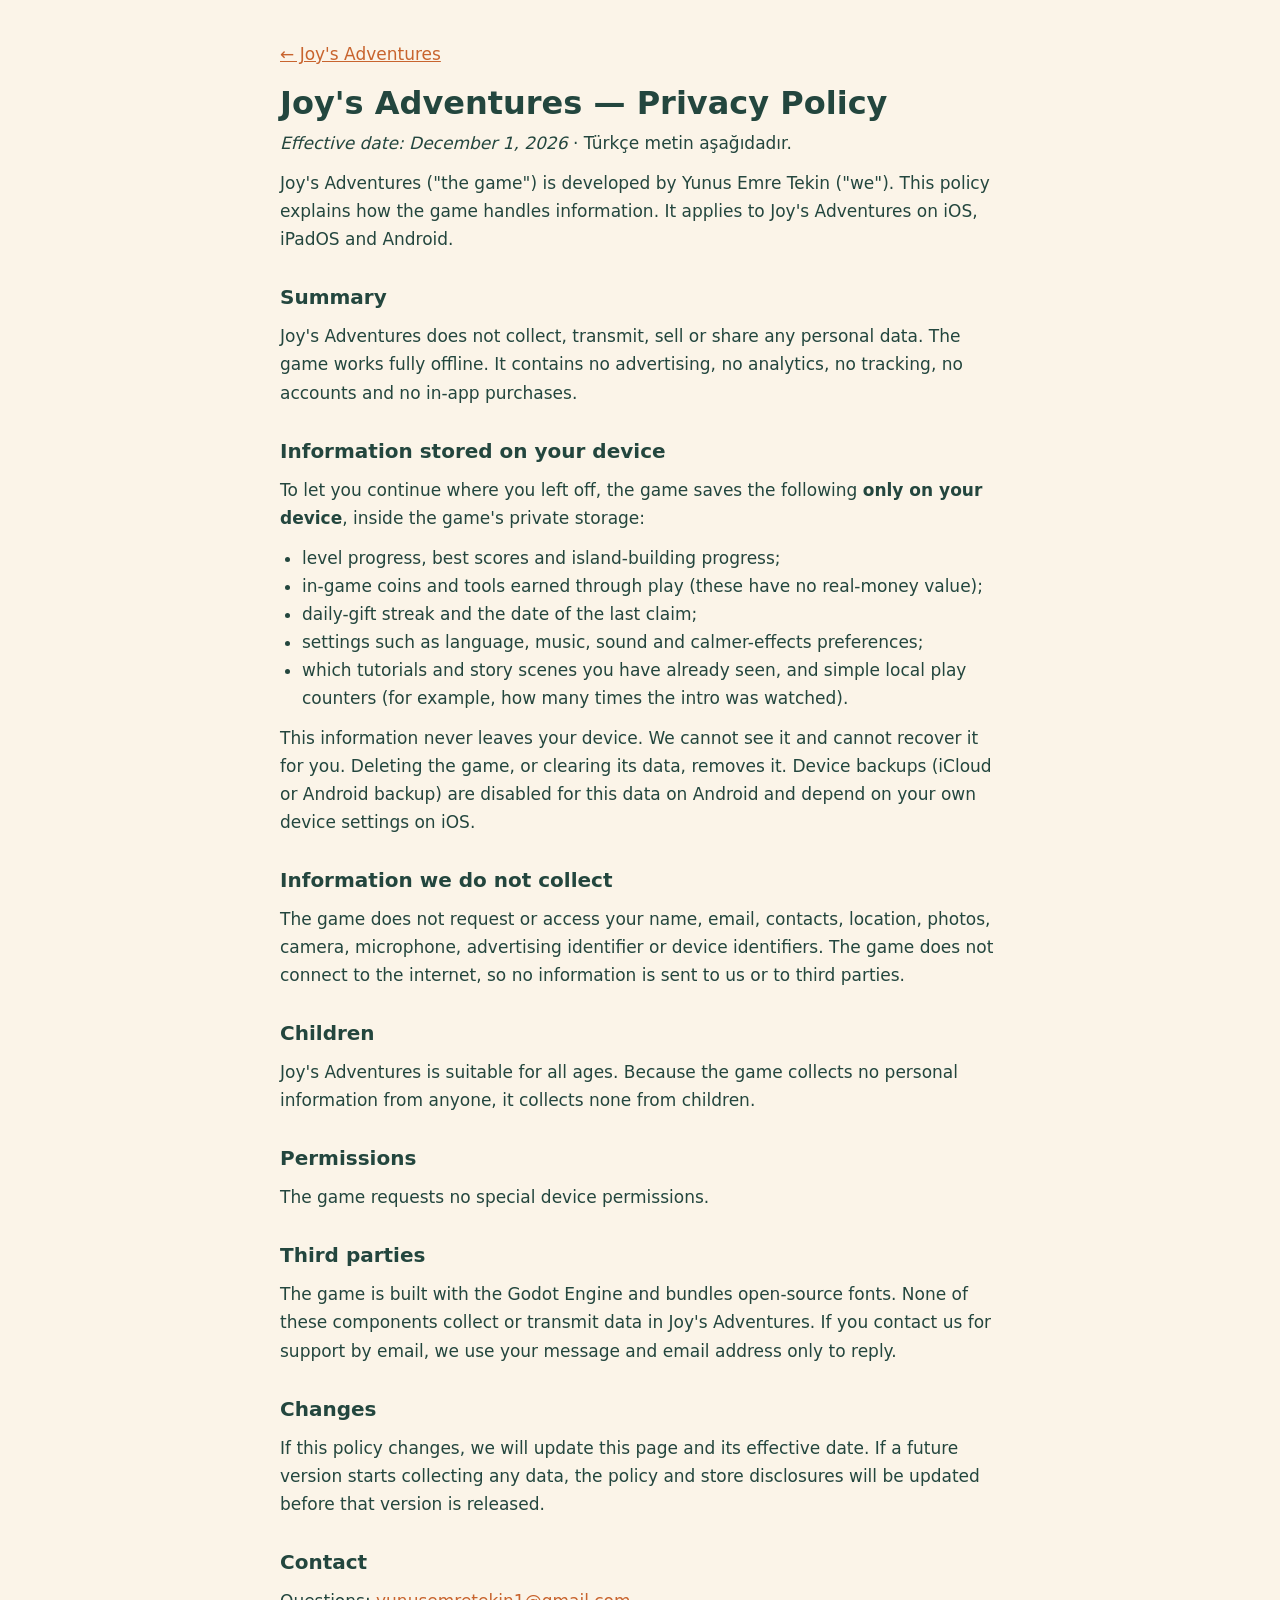
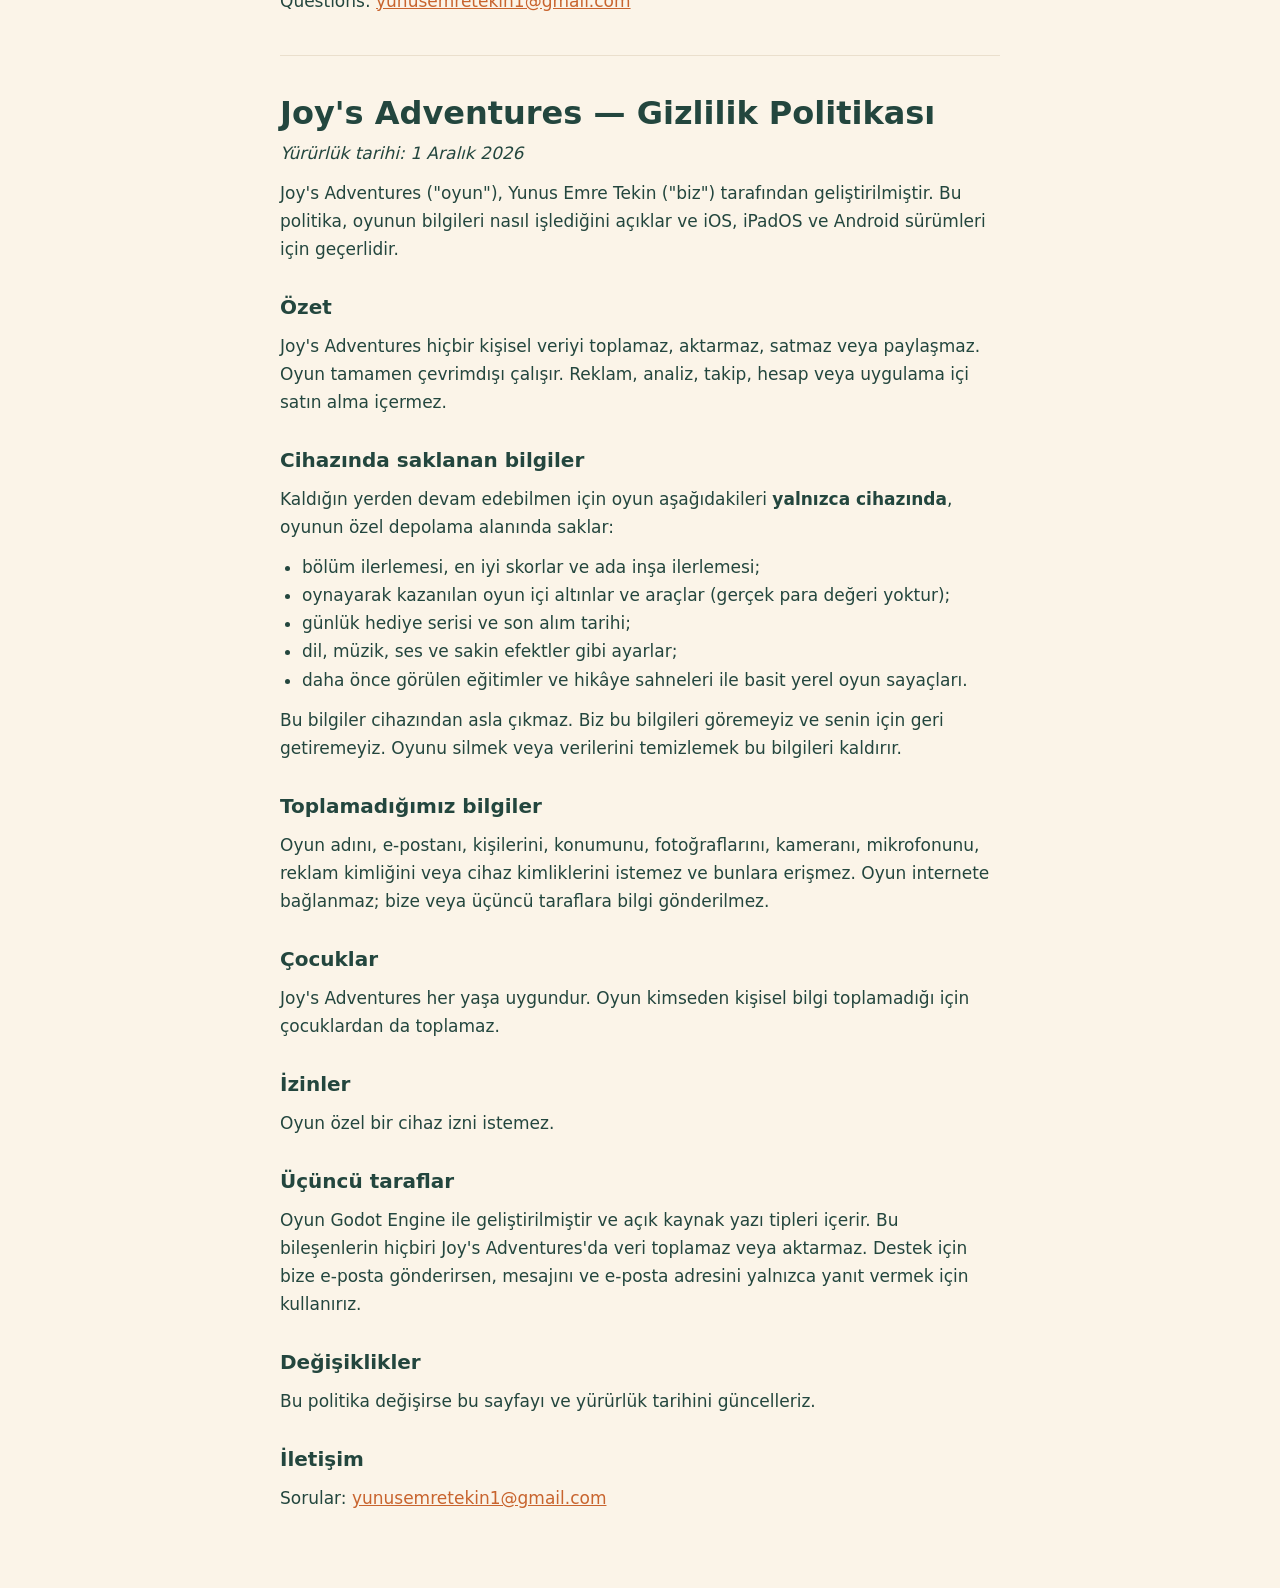
<file: privacy.html>
<!doctype html>
<html lang="en">
<head>
<meta charset="utf-8">
<meta name="viewport" content="width=device-width, initial-scale=1">
<title>Joy's Adventures — Privacy Policy</title>
<link rel="icon" href="img/icon.png">
<link rel="stylesheet" href="style.css">
</head>
<body>
<main class="doc">
<p><a href="./">← Joy's Adventures</a></p>
<h1>Joy's Adventures — Privacy Policy</h1>
<p><em>Effective date: December 1, 2026</em> · Türkçe metin aşağıdadır.</p>
<p>Joy's Adventures ("the game") is developed by Yunus Emre Tekin ("we"). This policy explains how the game handles information. It applies to Joy's Adventures on iOS, iPadOS and Android.</p>
<h2>Summary</h2>
<p>Joy's Adventures does not collect, transmit, sell or share any personal data. The game works fully offline. It contains no advertising, no analytics, no tracking, no accounts and no in-app purchases.</p>
<h2>Information stored on your device</h2>
<p>To let you continue where you left off, the game saves the following <strong>only on your device</strong>, inside the game's private storage:</p>
<ul><li>level progress, best scores and island-building progress;</li><li>in-game coins and tools earned through play (these have no real-money value);</li><li>daily-gift streak and the date of the last claim;</li><li>settings such as language, music, sound and calmer-effects preferences;</li><li>which tutorials and story scenes you have already seen, and simple local play counters (for example, how many times the intro was watched).</li></ul>
<p>This information never leaves your device. We cannot see it and cannot recover it for you. Deleting the game, or clearing its data, removes it. Device backups (iCloud or Android backup) are disabled for this data on Android and depend on your own device settings on iOS.</p>
<h2>Information we do not collect</h2>
<p>The game does not request or access your name, email, contacts, location, photos, camera, microphone, advertising identifier or device identifiers. The game does not connect to the internet, so no information is sent to us or to third parties.</p>
<h2>Children</h2>
<p>Joy's Adventures is suitable for all ages. Because the game collects no personal information from anyone, it collects none from children.</p>
<h2>Permissions</h2>
<p>The game requests no special device permissions.</p>
<h2>Third parties</h2>
<p>The game is built with the Godot Engine and bundles open-source fonts. None of these components collect or transmit data in Joy's Adventures. If you contact us for support by email, we use your message and email address only to reply.</p>
<h2>Changes</h2>
<p>If this policy changes, we will update this page and its effective date. If a future version starts collecting any data, the policy and store disclosures will be updated before that version is released.</p>
<h2>Contact</h2>
<p>Questions: <a href="mailto:yunusemretekin1@gmail.com">yunusemretekin1@gmail.com</a></p>
<hr>
<h1>Joy's Adventures — Gizlilik Politikası</h1>
<p><em>Yürürlük tarihi: 1 Aralık 2026</em></p>
<p>Joy's Adventures ("oyun"), Yunus Emre Tekin ("biz") tarafından geliştirilmiştir. Bu politika, oyunun bilgileri nasıl işlediğini açıklar ve iOS, iPadOS ve Android sürümleri için geçerlidir.</p>
<h2>Özet</h2>
<p>Joy's Adventures hiçbir kişisel veriyi toplamaz, aktarmaz, satmaz veya paylaşmaz. Oyun tamamen çevrimdışı çalışır. Reklam, analiz, takip, hesap veya uygulama içi satın alma içermez.</p>
<h2>Cihazında saklanan bilgiler</h2>
<p>Kaldığın yerden devam edebilmen için oyun aşağıdakileri <strong>yalnızca cihazında</strong>, oyunun özel depolama alanında saklar:</p>
<ul><li>bölüm ilerlemesi, en iyi skorlar ve ada inşa ilerlemesi;</li><li>oynayarak kazanılan oyun içi altınlar ve araçlar (gerçek para değeri yoktur);</li><li>günlük hediye serisi ve son alım tarihi;</li><li>dil, müzik, ses ve sakin efektler gibi ayarlar;</li><li>daha önce görülen eğitimler ve hikâye sahneleri ile basit yerel oyun sayaçları.</li></ul>
<p>Bu bilgiler cihazından asla çıkmaz. Biz bu bilgileri göremeyiz ve senin için geri getiremeyiz. Oyunu silmek veya verilerini temizlemek bu bilgileri kaldırır.</p>
<h2>Toplamadığımız bilgiler</h2>
<p>Oyun adını, e-postanı, kişilerini, konumunu, fotoğraflarını, kameranı, mikrofonunu, reklam kimliğini veya cihaz kimliklerini istemez ve bunlara erişmez. Oyun internete bağlanmaz; bize veya üçüncü taraflara bilgi gönderilmez.</p>
<h2>Çocuklar</h2>
<p>Joy's Adventures her yaşa uygundur. Oyun kimseden kişisel bilgi toplamadığı için çocuklardan da toplamaz.</p>
<h2>İzinler</h2>
<p>Oyun özel bir cihaz izni istemez.</p>
<h2>Üçüncü taraflar</h2>
<p>Oyun Godot Engine ile geliştirilmiştir ve açık kaynak yazı tipleri içerir. Bu bileşenlerin hiçbiri Joy's Adventures'da veri toplamaz veya aktarmaz. Destek için bize e-posta gönderirsen, mesajını ve e-posta adresini yalnızca yanıt vermek için kullanırız.</p>
<h2>Değişiklikler</h2>
<p>Bu politika değişirse bu sayfayı ve yürürlük tarihini güncelleriz.</p>
<h2>İletişim</h2>
<p>Sorular: <a href="mailto:yunusemretekin1@gmail.com">yunusemretekin1@gmail.com</a></p>
</main>
</body>
</html>
</file>
<file: style.css>
:root {
  --bg: #fbf4e8;
  --surface: #ffffff;
  --ink: #23463e;
  --muted: #5d7469;
  --accent: #c8642e;
  --line: #eadfcd;
}
* { box-sizing: border-box; margin: 0; padding: 0; }
body {
  background: var(--bg);
  color: var(--ink);
  font: 17px/1.65 "Nunito", system-ui, -apple-system, sans-serif;
}
a { color: var(--accent); }
.wrap { max-width: 980px; margin: 0 auto; padding: 0 20px; }

header { text-align: center; padding: 64px 0 40px; }
header img.icon { width: 112px; height: 112px; border-radius: 26px; box-shadow: 0 10px 30px rgba(35, 70, 62, .18); }
h1 { font-size: clamp(2.2rem, 6vw, 3.4rem); line-height: 1.1; margin: 22px 0 10px; }
.tagline { color: var(--muted); font-size: 1.15rem; max-width: 620px; margin: 0 auto 26px; }
.badge img { height: 56px; }

.shots { display: flex; gap: 18px; justify-content: center; padding: 10px 0 48px; flex-wrap: wrap; }
.shots img { width: min(260px, 80vw); border-radius: 22px; box-shadow: 0 12px 34px rgba(35, 70, 62, .16); }

.grid { display: grid; grid-template-columns: repeat(auto-fit, minmax(240px, 1fr)); gap: 18px; padding-bottom: 48px; }
.card { background: var(--surface); border: 1px solid var(--line); border-radius: 18px; padding: 22px; }
.card h3 { margin-bottom: 6px; }
.card p { color: var(--muted); }

section.support { background: var(--surface); border: 1px solid var(--line); border-radius: 18px; padding: 28px; margin-bottom: 48px; }
section.support h2 { margin-bottom: 10px; }
section.support h3 { margin: 18px 0 4px; font-size: 1.05rem; }

footer { text-align: center; color: var(--muted); padding: 0 0 48px; font-size: .95rem; }
footer a { margin: 0 10px; }

main.doc { max-width: 760px; margin: 0 auto; padding: 40px 20px 64px; }
main.doc h1 { font-size: 2rem; margin: 18px 0 8px; }
main.doc h2 { font-size: 1.25rem; margin: 28px 0 8px; }
main.doc p, main.doc ul { margin-bottom: 12px; }
main.doc ul { padding-left: 22px; }
main.doc hr { border: 0; border-top: 1px solid var(--line); margin: 40px 0; }
</file>
